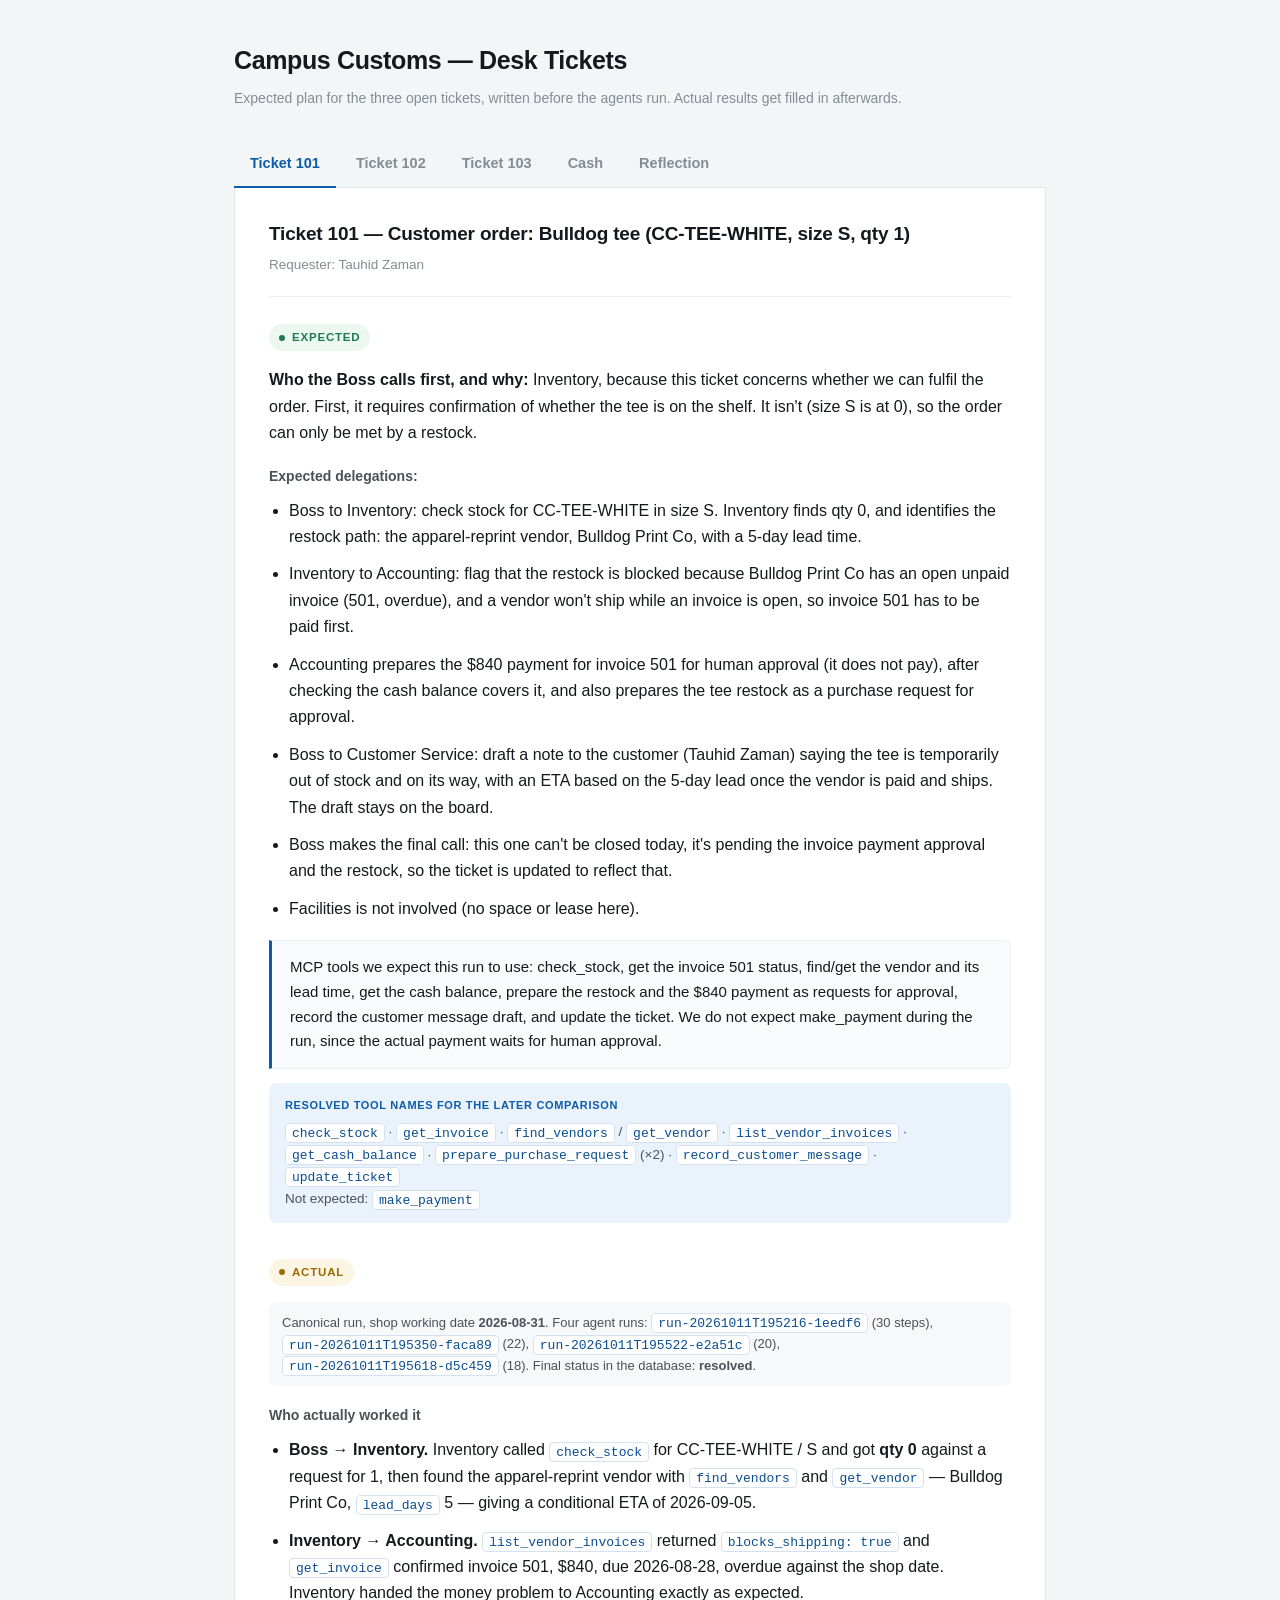
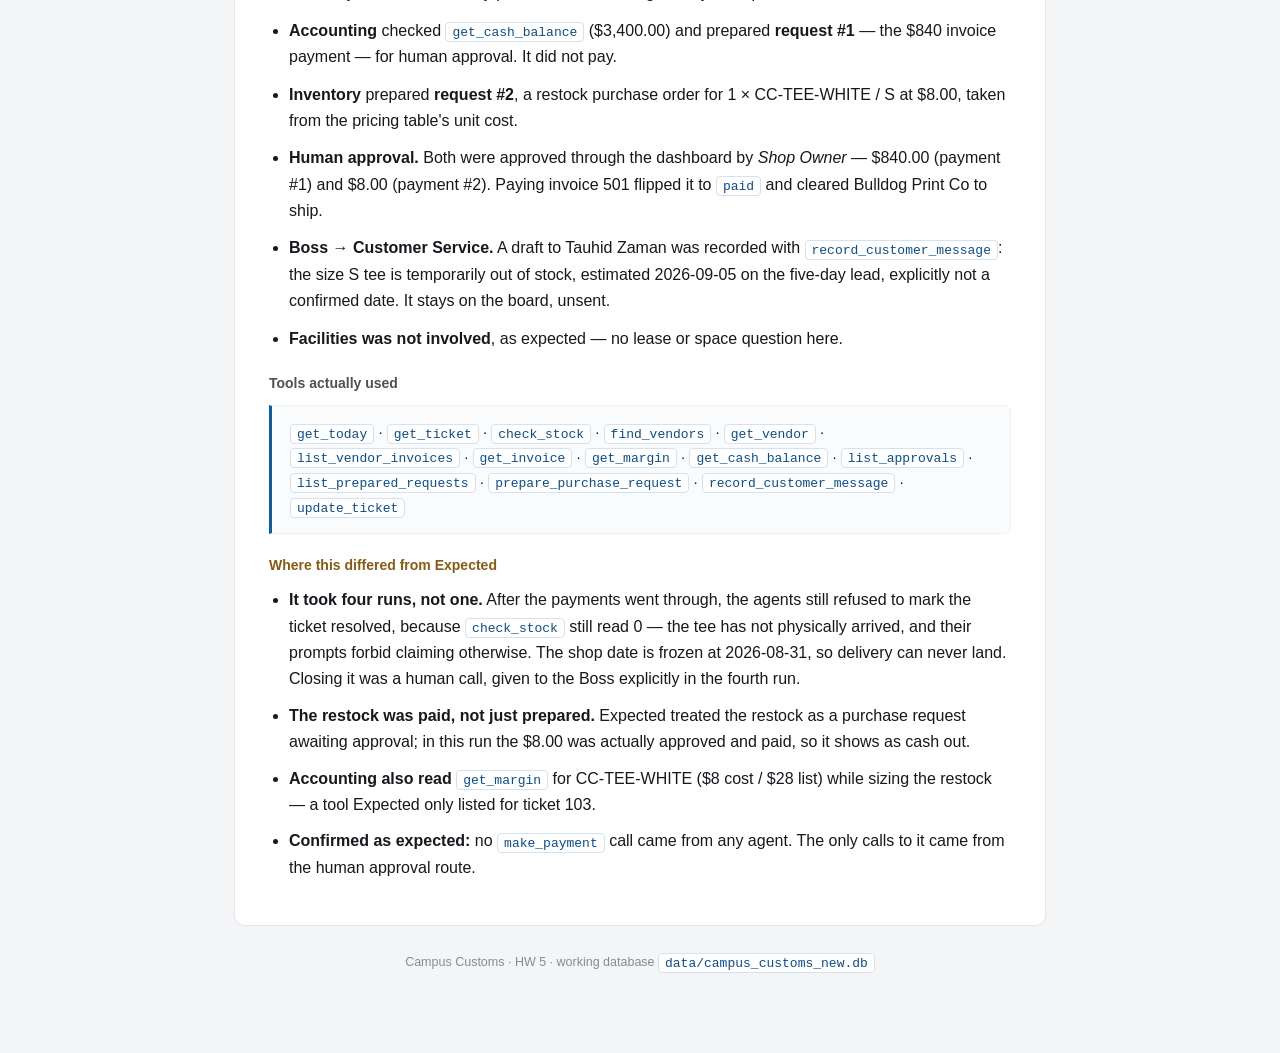
<file: output/desk_tickets.html>
<!DOCTYPE html>
<html lang="en">
<head>
<meta charset="utf-8">
<meta name="viewport" content="width=device-width, initial-scale=1">
<title>Campus Customs — Desk Tickets</title>
<style>
  :root {
    --ink:        #15181d;
    --ink-soft:   #4a5158;
    --ink-faint:  #848c94;
    --rule:       #e2e5e9;
    --rule-soft:  #eef0f3;
    --paper:      #ffffff;
    --shell:      #f4f5f7;
    --accent:     #0b5cab;
    --accent-bg:  #eaf2fb;
    --expect:     #1f7a4d;
    --expect-bg:  #ecf7f1;
    --pend:       #9a6b00;
    --pend-bg:    #fdf5e3;
  }

  * { box-sizing: border-box; }

  body {
    margin: 0;
    background: var(--shell);
    color: var(--ink);
    font: 16px/1.65 -apple-system, BlinkMacSystemFont, "Segoe UI", Helvetica, Arial, sans-serif;
    -webkit-font-smoothing: antialiased;
  }

  .wrap { max-width: 860px; margin: 0 auto; padding: 40px 24px 80px; }

  header { margin-bottom: 28px; }
  h1 {
    font-size: 25px; font-weight: 650; letter-spacing: -0.015em;
    margin: 0 0 6px;
  }
  .sub { color: var(--ink-faint); font-size: 14px; margin: 0; }

  /* ---- tabs ---- */
  .tabs {
    display: flex; gap: 4px; flex-wrap: wrap;
    border-bottom: 1px solid var(--rule);
    margin-bottom: 0;
    position: sticky; top: 0;
    background: var(--shell);
    padding-top: 4px;
    z-index: 5;
  }
  .tab {
    appearance: none; border: 0; background: transparent;
    font: inherit; font-size: 14.5px; font-weight: 550;
    color: var(--ink-faint);
    padding: 10px 16px; cursor: pointer;
    border-bottom: 2.5px solid transparent;
    margin-bottom: -1px;
    transition: color .12s, border-color .12s;
  }
  .tab:hover { color: var(--ink-soft); }
  .tab[aria-selected="true"] { color: var(--accent); border-bottom-color: var(--accent); }
  .tab:focus-visible { outline: 2px solid var(--accent); outline-offset: -2px; border-radius: 3px; }

  /* ---- panels ---- */
  .panel { display: none; animation: fade .18s ease-out; }
  .panel.on { display: block; }
  @keyframes fade { from { opacity: 0; transform: translateY(3px); } to { opacity: 1; transform: none; } }

  .card {
    background: var(--paper);
    border: 1px solid var(--rule);
    border-top: 0;
    border-radius: 0 0 10px 10px;
    padding: 30px 34px 34px;
  }

  .ticket-head { margin-bottom: 26px; padding-bottom: 20px; border-bottom: 1px solid var(--rule-soft); }
  .ticket-head h2 {
    font-size: 19px; font-weight: 640; margin: 0 0 4px; letter-spacing: -0.01em;
  }
  .ticket-head .meta { color: var(--ink-faint); font-size: 13.5px; }

  /* ---- section blocks ---- */
  .sec-label {
    display: inline-flex; align-items: center; gap: 7px;
    font-size: 11.5px; font-weight: 700; letter-spacing: 0.07em; text-transform: uppercase;
    padding: 4px 10px; border-radius: 20px;
    margin-bottom: 16px;
  }
  .sec-label.expected { color: var(--expect); background: var(--expect-bg); }
  .sec-label.actual   { color: var(--pend);   background: var(--pend-bg); }
  .dot { width: 6px; height: 6px; border-radius: 50%; background: currentColor; }

  section { margin-bottom: 34px; }
  section:last-child { margin-bottom: 0; }

  .lead { margin: 0 0 18px; }
  .lead strong { font-weight: 640; }

  h3 {
    font-size: 14px; font-weight: 650; margin: 0 0 10px;
    color: var(--ink-soft);
  }

  ul.deleg { margin: 0 0 18px; padding-left: 20px; }
  ul.deleg > li { margin-bottom: 11px; }
  ul.deleg ul { margin: 9px 0 0; padding-left: 20px; }
  ul.deleg ul > li { margin-bottom: 0; color: var(--ink-soft); }

  .tools {
    background: #fafbfc; border: 1px solid var(--rule-soft);
    border-left: 3px solid var(--accent);
    border-radius: 0 7px 7px 0;
    padding: 14px 18px; margin: 0;
    font-size: 15px;
  }

  /* ---- resolved tool names (scaffolding, not the user's text) ---- */
  .resolved {
    margin-top: 14px; padding: 13px 16px;
    background: var(--accent-bg); border-radius: 7px;
    font-size: 13.5px; color: var(--ink-soft);
  }
  .resolved .rt {
    font-size: 11px; font-weight: 700; letter-spacing: 0.06em; text-transform: uppercase;
    color: var(--accent); display: block; margin-bottom: 7px;
  }
  code {
    font: 500 13px/1.5 ui-monospace, SFMono-Regular, Menlo, Consolas, monospace;
    background: #fff; border: 1px solid #d4e1f0;
    padding: 1.5px 6px; border-radius: 4px; white-space: nowrap;
    color: #0a4d91;
  }
  .resolved .none { color: var(--ink-faint); }

  /* ---- actual placeholder ---- */
  .placeholder {
    border: 1.5px dashed #d2d7dd; border-radius: 9px;
    padding: 34px 26px; text-align: center;
    color: var(--ink-faint); background: #fcfcfd;
  }
  .placeholder .big { font-size: 15px; font-weight: 600; color: var(--ink-soft); margin-bottom: 5px; }
  .placeholder .small { font-size: 13.5px; }

  /* ---- coming later ---- */
  .later { text-align: center; padding: 70px 26px; }
  .later .icon {
    width: 40px; height: 40px; border-radius: 50%;
    background: var(--rule-soft); color: var(--ink-faint);
    display: inline-flex; align-items: center; justify-content: center;
    font-size: 19px; margin-bottom: 14px;
  }
  .later h2 { font-size: 17px; font-weight: 640; margin: 0 0 7px; }
  .later p { color: var(--ink-faint); margin: 0; font-size: 14.5px; }

  footer {
    margin-top: 26px; text-align: center;
    color: var(--ink-faint); font-size: 12.5px;
  }


  /* ---- actual sections ---- */
  .run-meta {
    font-size: 13px; color: var(--ink-soft); background: #f7f8fa;
    border-radius: 7px; padding: 10px 13px; margin: 0 0 18px;
  }
  .diff-h { color: #8a5a12; }
  ul.diff { margin: 0; padding-left: 20px; }
  ul.diff > li { margin-bottom: 10px; }
  .actual h3 { margin-top: 20px; }
  .actual h3:first-of-type { margin-top: 0; }


  /* ---- reflection ---- */
  section.qa { margin-bottom: 30px; }
  section.qa:last-child { margin-bottom: 0; }
  h3.q {
    font-size: 15px; font-weight: 700; color: var(--accent);
    margin: 0 0 12px; padding-bottom: 7px; border-bottom: 2px solid var(--accent-bg);
    line-height: 1.45;
  }
  section.qa p { margin: 0 0 13px; }
  section.qa p:last-child { margin-bottom: 0; }
  p.tally {
    background: #eef7f1; border-left: 3px solid var(--expect);
    padding: 11px 14px; border-radius: 0 7px 7px 0; font-size: 14px;
  }
  ol.qlist { margin: 0; padding-left: 22px; }
  ol.qlist > li { margin-bottom: 13px; padding-left: 4px; }
  ol.qlist > li:last-child { margin-bottom: 0; }

  /* ---- cash table ---- */
  table.cash { width: 100%; border-collapse: collapse; font-size: 13.5px; margin-bottom: 26px; }
  table.cash th {
    text-align: left; font-size: 10.5px; letter-spacing: .08em; text-transform: uppercase;
    color: var(--ink-faint); border-bottom: 2px solid var(--rule); padding: 7px 9px; font-weight: 800;
  }
  table.cash td { padding: 9px; border-bottom: 1px solid var(--rule-soft); vertical-align: top; }
  table.cash td.num { text-align: right; white-space: nowrap; font-variant-numeric: tabular-nums; }
  table.cash td.out { color: #b3451f; font-weight: 650; }
  table.cash tr.start td { background: #f4f7fb; }
  table.cash tr.grp td {
    background: #eef1f5; font-weight: 750; font-size: 12px; color: var(--yale, #00356b);
    letter-spacing: .01em; padding: 7px 9px;
  }
  table.cash tr.sub td { font-size: 12.5px; color: var(--ink-soft); font-style: italic; background: #fafbfc; }
  table.cash tr.none td { background: #fffaf0; }
  table.cash tfoot td {
    border-top: 2.5px solid var(--rule); border-bottom: 0; font-size: 15px;
    background: #f4f7fb; padding-top: 12px;
  }
  .check, .shortfall { padding: 15px 18px; border-radius: 9px; margin-bottom: 16px; }
  .check { background: #eef7ec; border: 1px solid #c3e0bd; }
  .shortfall { background: #fdf5e3; border: 1px solid #e6d3a3; }
  .check h3, .shortfall h3 { margin: 0 0 7px; font-size: 13.5px; }
  .check p, .shortfall p { margin: 0 0 9px; font-size: 13.5px; }
  .check p:last-child, .shortfall p:last-child { margin-bottom: 0; }
  .sum {
    font: 650 17px/1.5 ui-monospace, SFMono-Regular, Menlo, monospace;
    color: #1f5c38; background: #fff; padding: 10px 13px; border-radius: 7px;
    border: 1px solid #c3e0bd;
  }

  @media (max-width: 620px) {
    .wrap { padding: 26px 14px 60px; }
    .card { padding: 24px 20px 28px; }
    .tab { padding: 9px 11px; font-size: 13.5px; }
  }
</style>
</head>
<body>
<div class="wrap">

  <header>
    <h1>Campus Customs — Desk Tickets</h1>
    <p class="sub">Expected plan for the three open tickets, written before the agents run. Actual results get filled in afterwards.</p>
  </header>

  <div class="tabs" role="tablist" aria-label="Desk tickets">
    <button class="tab" role="tab" id="tab-101"  aria-controls="p-101"  aria-selected="true">Ticket 101</button>
    <button class="tab" role="tab" id="tab-102"  aria-controls="p-102"  aria-selected="false">Ticket 102</button>
    <button class="tab" role="tab" id="tab-103"  aria-controls="p-103"  aria-selected="false">Ticket 103</button>
    <button class="tab" role="tab" id="tab-cash" aria-controls="p-cash" aria-selected="false">Cash</button>
    <button class="tab" role="tab" id="tab-refl" aria-controls="p-refl" aria-selected="false">Reflection</button>
  </div>

  <!-- ============================ 101 ============================ -->
  <div class="panel on" id="p-101" role="tabpanel" aria-labelledby="tab-101">
    <div class="card">

      <div class="ticket-head">
        <h2>Ticket 101 — Customer order: Bulldog tee (CC-TEE-WHITE, size S, qty 1)</h2>
        <div class="meta">Requester: Tauhid Zaman</div>
      </div>

      <section>
        <span class="sec-label expected"><span class="dot"></span>Expected</span>

        <p class="lead"><strong>Who the Boss calls first, and why:</strong> Inventory, because this ticket concerns whether we can fulfil the order. First, it requires confirmation of whether the tee is on the shelf. It isn't (size S is at 0), so the order can only be met by a restock.</p>

        <h3>Expected delegations:</h3>
        <ul class="deleg">
          <li>Boss to Inventory: check stock for CC-TEE-WHITE in size S. Inventory finds qty 0, and identifies the restock path: the apparel-reprint vendor, Bulldog Print Co, with a 5-day lead time.</li>
          <li>Inventory to Accounting: flag that the restock is blocked because Bulldog Print Co has an open unpaid invoice (501, overdue), and a vendor won't ship while an invoice is open, so invoice 501 has to be paid first.</li>
          <li>Accounting prepares the $840 payment for invoice 501 for human approval (it does not pay), after checking the cash balance covers it, and also prepares the tee restock as a purchase request for approval.</li>
          <li>Boss to Customer Service: draft a note to the customer (Tauhid Zaman) saying the tee is temporarily out of stock and on its way, with an ETA based on the 5-day lead once the vendor is paid and ships. The draft stays on the board.</li>
          <li>Boss makes the final call: this one can't be closed today, it's pending the invoice payment approval and the restock, so the ticket is updated to reflect that.</li>
          <li>Facilities is not involved (no space or lease here).</li>
        </ul>

        <p class="tools">MCP tools we expect this run to use: check_stock, get the invoice 501 status, find/get the vendor and its lead time, get the cash balance, prepare the restock and the $840 payment as requests for approval, record the customer message draft, and update the ticket. We do not expect make_payment during the run, since the actual payment waits for human approval.</p>

        <div class="resolved">
          <span class="rt">Resolved tool names for the later comparison</span>
          <code>check_stock</code> · <code>get_invoice</code> · <code>find_vendors</code> / <code>get_vendor</code> · <code>list_vendor_invoices</code> · <code>get_cash_balance</code> · <code>prepare_purchase_request</code> (×2) · <code>record_customer_message</code> · <code>update_ticket</code><br>
          Not expected: <code>make_payment</code>
        </div>
      </section>

      <section>
        <span class="sec-label actual"><span class="dot"></span>Actual</span>
        <div class="actual">
          <p class="run-meta">Canonical run, shop working date <strong>2026-08-31</strong>. Four agent runs:
          <code>run-20261011T195216-1eedf6</code> (30 steps), <code>run-20261011T195350-faca89</code> (22),
          <code>run-20261011T195522-e2a51c</code> (20), <code>run-20261011T195618-d5c459</code> (18).
          Final status in the database: <strong>resolved</strong>.</p>

          <h3>Who actually worked it</h3>
          <ul class="deleg">
            <li><strong>Boss → Inventory.</strong> Inventory called <code>check_stock</code> for CC-TEE-WHITE / S and got <strong>qty 0</strong> against a request for 1, then found the apparel-reprint vendor with <code>find_vendors</code> and <code>get_vendor</code> — Bulldog Print Co, <code>lead_days</code> 5 — giving a conditional ETA of 2026-09-05.</li>
            <li><strong>Inventory → Accounting.</strong> <code>list_vendor_invoices</code> returned <code>blocks_shipping: true</code> and <code>get_invoice</code> confirmed invoice 501, $840, due 2026-08-28, overdue against the shop date. Inventory handed the money problem to Accounting exactly as expected.</li>
            <li><strong>Accounting</strong> checked <code>get_cash_balance</code> ($3,400.00) and prepared <strong>request #1</strong> — the $840 invoice payment — for human approval. It did not pay.</li>
            <li><strong>Inventory</strong> prepared <strong>request #2</strong>, a restock purchase order for 1 × CC-TEE-WHITE / S at $8.00, taken from the pricing table's unit cost.</li>
            <li><strong>Human approval.</strong> Both were approved through the dashboard by <em>Shop Owner</em> — $840.00 (payment #1) and $8.00 (payment #2). Paying invoice 501 flipped it to <code>paid</code> and cleared Bulldog Print Co to ship.</li>
            <li><strong>Boss → Customer Service.</strong> A draft to Tauhid Zaman was recorded with <code>record_customer_message</code>: the size S tee is temporarily out of stock, estimated 2026-09-05 on the five-day lead, explicitly not a confirmed date. It stays on the board, unsent.</li>
            <li><strong>Facilities was not involved</strong>, as expected — no lease or space question here.</li>
          </ul>

          <h3>Tools actually used</h3>
          <p class="tools"><code>get_today</code> · <code>get_ticket</code> · <code>check_stock</code> · <code>find_vendors</code> · <code>get_vendor</code> · <code>list_vendor_invoices</code> · <code>get_invoice</code> · <code>get_margin</code> · <code>get_cash_balance</code> · <code>list_approvals</code> · <code>list_prepared_requests</code> · <code>prepare_purchase_request</code> · <code>record_customer_message</code> · <code>update_ticket</code></p>

          <h3 class="diff-h">Where this differed from Expected</h3>
          <ul class="diff">
            <li><strong>It took four runs, not one.</strong> After the payments went through, the agents still refused to mark the ticket resolved, because <code>check_stock</code> still read 0 — the tee has not physically arrived, and their prompts forbid claiming otherwise. The shop date is frozen at 2026-08-31, so delivery can never land. Closing it was a human call, given to the Boss explicitly in the fourth run.</li>
            <li><strong>The restock was paid, not just prepared.</strong> Expected treated the restock as a purchase request awaiting approval; in this run the $8.00 was actually approved and paid, so it shows as cash out.</li>
            <li><strong>Accounting also read <code>get_margin</code></strong> for CC-TEE-WHITE ($8 cost / $28 list) while sizing the restock — a tool Expected only listed for ticket 103.</li>
            <li><strong>Confirmed as expected:</strong> no <code>make_payment</code> call came from any agent. The only calls to it came from the human approval route.</li>
          </ul>
        </div>
      </section>

    </div>
  </div>

  <!-- ============================ 102 ============================ -->
  <div class="panel" id="p-102" role="tabpanel" aria-labelledby="tab-102">
    <div class="card">

      <div class="ticket-head">
        <h2>Ticket 102 — Rent notice: lease 1 ($2,400, due 2026-09-02)</h2>
        <div class="meta">Requester: Elm City Properties</div>
      </div>

      <section>
        <span class="sec-label expected"><span class="dot"></span>Expected</span>

        <p class="lead"><strong>Who the Boss calls first, and why:</strong> Facilities, because rent and leases are its job. Nothing about this ticket touches stock or a customer, so it goes straight to the agent that owns the shop space.</p>

        <h3>Expected delegations:</h3>
        <ul class="deleg">
          <li>Boss to Facilities: look up lease 1 and confirm the rent amount ($2,400) and the due date (2026-09-02, which is soon).</li>
          <li>Facilities to Accounting: check the cash balance and prepare the $2,400 rent payment for human approval. Accounting prepares it, it does not pay.</li>
          <li>Boss makes the final call: the rent payment is prepared and waiting on approval, and the ticket is updated to say so.</li>
          <li>Inventory and Customer Service are not involved. It's an internal rent obligation, and the landlord is not a customer we draft a message to.</li>
        </ul>

        <p class="tools">MCP tools we expect this run to use: get the lease terms, get the cash balance, prepare the $2,400 rent payment as a request for approval, and update the ticket. We do not expect make_payment during the run, since it waits for human approval.</p>

        <div class="resolved">
          <span class="rt">Resolved tool names for the later comparison</span>
          <code>get_lease_terms</code> · <code>get_cash_balance</code> · <code>prepare_purchase_request</code> · <code>update_ticket</code><br>
          Not expected: <code>make_payment</code>
        </div>
      </section>

      <section>
        <span class="sec-label actual"><span class="dot"></span>Actual</span>
        <div class="actual">
          <p class="run-meta">Canonical run, shop working date <strong>2026-08-31</strong>. Three agent runs:
          <code>run-20261011T195706-157bb9</code> (13 steps), <code>run-20261011T195752-63886c</code> (19),
          <code>run-20261011T195826-278c5b</code> (4). Final status in the database: <strong>resolved</strong>.</p>

          <h3>Who actually worked it</h3>
          <ul class="deleg">
            <li><strong>Boss → Facilities.</strong> Facilities called <code>get_lease_terms</code> for lease 1 and confirmed the record itself rather than the landlord's email: <strong>$2,400.00</strong>, next due <strong>2026-09-02</strong> — two days after the shop date.</li>
            <li><strong>Facilities checked the money itself.</strong> It called <code>get_cash_balance</code> ($2,552.00 at that point, after ticket 101's payments) and <code>prepare_purchase_request</code> to raise <strong>request #3</strong>, the $2,400.00 rent payment, for human approval. It did not pay.</li>
            <li><strong>Human approval.</strong> Approved through the dashboard by <em>Shop Owner</em> for $2,400.00 (payment #3), taking checking from $2,552.00 to <strong>$152.00</strong>.</li>
            <li><strong>Boss</strong> then closed the ticket with <code>update_ticket</code>, recording the rent amount, the due date, the human approval and the remaining balance.</li>
            <li><strong>Inventory and Customer Service were not involved</strong>, as expected — an internal rent obligation, and the landlord is not a customer to draft to.</li>
          </ul>

          <h3>Tools actually used</h3>
          <p class="tools"><code>get_today</code> · <code>get_ticket</code> · <code>get_lease_terms</code> · <code>get_cash_balance</code> · <code>list_approvals</code> · <code>list_payments</code> · <code>list_prepared_requests</code> · <code>prepare_purchase_request</code> · <code>update_ticket</code></p>

          <h3 class="diff-h">Where this differed from Expected</h3>
          <ul class="diff">
            <li><strong>Accounting never touched this ticket.</strong> Expected had Facilities delegating to Accounting to check cash and prepare the payment. In practice Facilities owns the same two tools and did both itself, so the Boss → Facilities → Accounting chain never formed. The outcome is identical; the delegation is one hop shorter than predicted.</li>
            <li><strong>It took three runs.</strong> As with 101, the agents would not close the ticket on their own after payment; the third run was an explicit instruction to close it.</li>
            <li><strong>The Boss flagged a bookkeeping conflict.</strong> In the second run it noticed request #3 read <code>approved_and_paid</code> while its own details text still said "awaiting approval", and the balance had moved. It refused to proceed and asked for reconciliation rather than guessing — cautious behaviour worth recording, and exactly what you would want around money.</li>
            <li><strong>Confirmed as expected:</strong> no agent called <code>make_payment</code>; only the human approval route did.</li>
          </ul>
        </div>
      </section>

    </div>
  </div>

  <!-- ============================ 103 ============================ -->
  <div class="panel" id="p-103" role="tabpanel" aria-labelledby="tab-103">
    <div class="card">

      <div class="ticket-head">
        <h2>Ticket 103 — Price override: bulk hoodie discount (CC-HOOD-NAVY, 20 units)</h2>
        <div class="meta">Requester: Yale AI Club</div>
      </div>

      <section>
        <span class="sec-label expected"><span class="dot"></span>Expected</span>

        <p class="lead"><strong>Who the Boss calls first, and why:</strong> Accounting, because this is a price override and the real question is whether the margin can absorb a bulk discount. The margin headroom is what decides if a discount is even on the table, so Accounting leads.</p>

        <h3>Expected delegations:</h3>
        <ul class="deleg">
          <li>Boss to Accounting: check the margin on CC-HOOD-NAVY (cost $22, list $58, so $36 of room) and decide how much of a bulk discount a 20-unit order can take.</li>
          <li>Boss to Inventory: check stock for the hoodie. Only 8 of the 20 are on hand, short by 12, so Inventory works out the restock for the 12-unit gap through the apparel-reprint vendor (Bulldog Print Co, 5-day lead) and prepares it as a purchase request for approval.
            <ul>
              <li>Inventory should also notice this restock runs through the same vendor as ticket 101, so the same unpaid invoice 501 blocks it too, which means one payment approval unblocks both restocks.</li>
            </ul>
          </li>
          <li>Boss to Customer Service: draft a message to the Yale AI Club with the discounted bulk price and an ETA for the 12 units that need restocking. The draft stays on the board.</li>
          <li>Boss makes the final call: approve a discount that stays within the margin, note the "8 now, 12 on restock" plan, and update the ticket.</li>
          <li>Facilities is not involved (no lease), and no payment is prepared specifically for this ticket beyond the shared restock, which rides on the same invoice 501 payment as 101.</li>
        </ul>

        <p class="tools">MCP tools we expect this run to use: get the margin, check stock, find/get the apparel vendor and its lead time, check the invoice 501 status to see the shared block, prepare the 12-unit restock as a request for approval, record the customer quote-and-ETA draft, and update the ticket.</p>

        <div class="resolved">
          <span class="rt">Resolved tool names for the later comparison</span>
          <code>get_margin</code> · <code>check_stock</code> · <code>find_vendors</code> / <code>get_vendor</code> · <code>get_invoice</code> · <code>list_vendor_invoices</code> · <code>prepare_purchase_request</code> · <code>record_customer_message</code> · <code>update_ticket</code><br>
          Not expected: <code>make_payment</code>
        </div>
      </section>

      <section>
        <span class="sec-label actual"><span class="dot"></span>Actual</span>
        <div class="actual">
          <p class="run-meta">Canonical run, shop working date <strong>2026-08-31</strong>. Two agent runs:
          <code>run-20261011T195900-24e409</code> (10 steps) and <code>run-20261011T195953-671771</code> (79 steps,
          the largest of the whole session). Final status in the database: <strong>resolved</strong>.</p>

          <h3>Who actually worked it</h3>
          <ul class="deleg">
            <li><strong>Boss → Accounting</strong> (first run). <code>get_margin</code> returned unit cost $22.00, list $58.00, margin $36.00 (62.1%). Accounting refused to quote a figure because the club had never named a target price, and the run stopped there with the ticket left <code>in_progress</code>.</li>
            <li><strong>Boss → Accounting</strong> (second run) with authority to set the price. The quote came out at <strong>$50.00 per hoodie, $1,000.00 for 20</strong> — $28.00 margin a unit, $560.00 across the order, comfortably above the $22.00 cost floor.</li>
            <li><strong>Boss → Inventory.</strong> <code>check_stock</code> gave <strong>8 on hand</strong> of CC-HOOD-NAVY / M against 20 requested — short 12. Inventory prepared <strong>request #4</strong>: 12 units at $22.00 = <strong>$264.00</strong>, from Bulldog Print Co, five-day lead, conditional ETA 2026-09-05.</li>
            <li><strong>Boss → Customer Service</strong>, twice. Drafts #2 and #3 to Yale AI Club were recorded with the $50 price, the $1,000 total, "8 now, 12 on restock", and the conditional date. Both stay on the board, unsent. Customer Service also delegated back to the Boss once — the only reverse delegation in the whole session, and proof the graph really is fully connected.</li>
            <li><strong>Facilities was not involved</strong>, as expected.</li>
          </ul>

          <h3>Tools actually used</h3>
          <p class="tools"><code>get_today</code> · <code>get_ticket</code> · <code>list_open_tickets</code> · <code>get_margin</code> · <code>check_stock</code> · <code>find_vendors</code> · <code>get_vendor</code> · <code>list_vendor_invoices</code> · <code>get_cash_balance</code> · <code>list_approvals</code> · <code>list_prepared_requests</code> · <code>list_message_drafts</code> · <code>prepare_purchase_request</code> · <code>record_customer_message</code> · <code>update_ticket</code></p>

          <h3 class="diff-h">Where this differed from Expected</h3>
          <ul class="diff">
            <li><strong>The shared invoice-501 block never appeared.</strong> Expected had Inventory noticing that the same unpaid invoice blocked this restock too, so one approval would unblock both. By the time 103 ran, ticket 101 had already paid invoice 501, so <code>list_vendor_invoices</code> returned <code>blocks_shipping: false</code> and Bulldog Print Co was already clear. The prediction was right about the shop; it was just overtaken by the order the tickets were worked in.</li>
            <li><strong>The restock could not be funded, and this is the one thing that did not resolve cleanly.</strong> Request #4 costs $264.00 and the drawer held $152.00 — <strong>$112.00 short</strong>. It is still <code>awaiting_approval</code> and was deliberately never approved, because <code>make_payment</code> would have refused it anyway. The ticket is resolved on the pricing question; the 12 units are not secured.</li>
            <li><strong>It took two runs</strong>, the first stalling for want of a target price.</li>
            <li><strong>Two customer drafts exist, not one.</strong> The Boss sent Customer Service back a second time, so Yale AI Club has drafts #2 and #3 saying substantially the same thing.</li>
          </ul>
        </div>
      </section>

    </div>
  </div>

  <!-- ============================ Cash ============================ -->
  <div class="panel" id="p-cash" role="tabpanel" aria-labelledby="tab-cash">
    <div class="card">
      <div class="ticket-head">
        <h2>Cash — the canonical run</h2>
        <div class="meta">Checking account · shop working date 2026-08-31 · every figure read from
          <code>data/campus_customs_new.db</code></div>
      </div>

      <table class="cash">
        <thead>
          <tr><th>#</th><th>What</th><th class="num">Out</th><th class="num">Balance</th></tr>
        </thead>
        <tbody>
          <tr class="start">
            <td>—</td>
            <td><strong>Starting balance</strong>, straight after the reset to the pristine database</td>
            <td class="num">—</td>
            <td class="num"><strong>$3,400.00</strong></td>
          </tr>

          <tr class="grp"><td colspan="4">Ticket 101 — Bulldog tee (CC-TEE-WHITE / S × 1)</td></tr>
          <tr>
            <td>1</td>
            <td><strong>Invoice 501 paid</strong> — $840.00 owed to Bulldog Print Co, due 2026-08-28 and
              overdue. Approved by <em>Shop Owner</em>. This is what unblocked the vendor: the invoice
              flipped to <code>paid</code> and <code>blocks_shipping</code> went false.</td>
            <td class="num out">−$840.00</td>
            <td class="num">$2,560.00</td>
          </tr>
          <tr>
            <td>2</td>
            <td><strong>Restock purchase order</strong> — 1 × CC-TEE-WHITE / S at the $8.00 unit cost.
              Approved by <em>Shop Owner</em>.</td>
            <td class="num out">−$8.00</td>
            <td class="num">$2,552.00</td>
          </tr>
          <tr class="sub"><td></td><td>Ticket 101 total</td><td class="num out">−$848.00</td><td class="num">$2,552.00</td></tr>

          <tr class="grp"><td colspan="4">Ticket 102 — Rent notice (lease 1)</td></tr>
          <tr>
            <td>3</td>
            <td><strong>Rent paid</strong> — $2,400.00 for lease 1, Chapel Street shop, due 2026-09-02,
              taken from the lease record rather than the landlord's email. Approved by <em>Shop Owner</em>.</td>
            <td class="num out">−$2,400.00</td>
            <td class="num">$152.00</td>
          </tr>
          <tr class="sub"><td></td><td>Ticket 102 total</td><td class="num out">−$2,400.00</td><td class="num">$152.00</td></tr>

          <tr class="grp"><td colspan="4">Ticket 103 — Bulk hoodie discount (CC-HOOD-NAVY / M × 20)</td></tr>
          <tr class="none">
            <td>—</td>
            <td><strong>No cash moved.</strong> The discount itself is a pricing decision, not a payment —
              quoted at $50.00 a hoodie, $1,000.00 for 20. The one cash item this ticket raised was restock
              request #4, 12 units at $22.00 = <strong>$264.00</strong>, and the drawer only held $152.00.
              It is <strong>$112.00 short</strong>, so the request was never approved and still reads
              <code>awaiting_approval</code>. <code>make_payment</code> would have refused it: balances
              never go negative.</td>
            <td class="num">$0.00</td>
            <td class="num">$152.00</td>
          </tr>
          <tr class="sub"><td></td><td>Ticket 103 total</td><td class="num">$0.00</td><td class="num">$152.00</td></tr>
        </tbody>
        <tfoot>
          <tr>
            <td>—</td>
            <td><strong>Ending balance</strong></td>
            <td class="num out"><strong>−$3,248.00</strong></td>
            <td class="num"><strong>$152.00</strong></td>
          </tr>
        </tfoot>
      </table>

      <div class="check">
        <h3>The arithmetic, checked</h3>
        <p class="sum">$3,400.00 − $840.00 − $8.00 − $2,400.00 = <strong>$152.00</strong></p>
        <p>Three payments were made, totalling <strong>$3,248.00</strong>. Reading
          <code>cash_accounts.balance</code> back out of the working database gives
          <strong>152.0</strong>, which matches the ending balance above exactly. The
          <code>payments</code> table holds exactly those three rows and no others, each carrying
          <code>approved_by = "Shop Owner"</code>.</p>
      </div>

      <div class="shortfall">
        <h3>Why the money did not stretch</h3>
        <p>Everything the three tickets asked for came to
          <strong>$840.00 + $8.00 + $2,400.00 + $264.00 = $3,512.00</strong>, against an opening balance
          of $3,400.00 — <strong>$112.00 more than the shop had</strong>. No ordering of those four items
          fits inside $3,400.00, so something had to give.</p>
        <p>What gave was the 12-hoodie restock, and that was the right thing to drop. The overdue invoice
          had to be paid because it was blocking the vendor from shipping at all; the rent was due in two
          days and is not optional; the tee restock was $8.00. The hoodie restock was both the largest
          discretionary item and the least urgent — the club's quote still went out, with eight hoodies
          available now and the remaining twelve honestly marked as not yet secured.</p>
      </div>
    </div>
  </div>

  <!-- ========================= Reflection ========================= -->
  <div class="panel" id="p-refl" role="tabpanel" aria-labelledby="tab-refl">
    <div class="card">
      <div class="ticket-head">
        <h2>Reflection</h2>
        <div class="meta">Looking back at the canonical run — three tickets, $3,400.00 in,
          $152.00 out.</div>
      </div>

      <section class="qa">
        <h3 class="q">Q1. How did the agents perform on each ticket, and why?</h3>
        <p>Ticket 101 went well. It took 4 runs and closed resolved. The Boss called Inventory first, which was right, because the whole question was whether we had the white tee in small. Inventory ran check_stock and got 0 for CC-TEE-WHITE/S, so it handed off to Accounting, which found invoice 501 ($840, due 2026-08-28, already overdue) sitting in front of Bulldog Print Co, our restock vendor on a 5 day lead. Accounting also pulled get_margin even though nothing on 101 needed margin, so a little extra, but harmless. The team paid the overdue invoice plus a small $8 tee restock, and Customer Service drafted a reply to Tauhid Zaman. Facilities never got pulled in, which is correct since nothing about 101 was a building problem. The one honest flaw: stock stayed at 0 the whole time because our date is frozen at 2026-08-31 and the restock can't physically arrive, so the team couldn't close it on its own. It needed a human instruction to call it resolved.</p>
        <p>Ticket 102 was the cleanest run. 3 runs, resolved, and the Boss went straight to Facilities and nowhere else. Facilities did the cash check and the payment prep itself, so Accounting never touched this one, which is actually one hop shorter than we planned and totally fine. Best moment of the whole homework: the Boss caught a bookkeeping conflict (request #3 was marked approved_and_paid but the details said awaiting approval) and refused to move until it was reconciled. That is exactly the kind of thing you want an agent to stop on instead of blindly paying $2,400 of rent twice.</p>
        <p>Ticket 103 was the messiest, which makes sense because it was the hardest. 2 runs, and the second run hit 79 steps, the biggest single run of the three tickets. The first run actually stalled waiting for a target price before it could do anything useful, which was fair since the whole ticket was a pricing question. Once it had the numbers ($50/hoodie, $1,000 for 20, $28 margin a unit) it resolved the pricing cleanly. Where it hit a wall was the restock: check_stock showed 8 of 20 in stock, short 12, and the 12 unit restock came to $264, but we only had $152 left. So request #4 stayed awaiting_approval, never got approved, and those 12 units are flagged "not secured." That's not the agent failing, that's the agent correctly refusing to spend money we don't have. Customer Service also drafted two replies to the Yale AI Club here, and at one point delegated back up to the Boss, the only reverse delegation in all three tickets, which is nice because it proves the team really is fully connected both directions.</p>
      </section>

      <section class="qa">
        <h3 class="q">Q2. How did the Actual runs compare to the Expected plan on each ticket?</h3>
        <p>101 matched the plan closely. We expected Boss to Inventory to Accounting, and that's what happened. The two surprises were small: Accounting read get_margin when we hadn't expected margin to matter on 101, and the ticket couldn't self close because of the frozen date, so a human had to tell it to resolve. Neither broke the plan.</p>
        <p>102 came in shorter than planned. We expected Facilities to loop in Accounting for the money side, but Facilities handled the cash check and payment prep on its own and Accounting never got involved. So one fewer hop than Expected, and the result was still correct. The bookkeeping conflict catch wasn't something we scripted either, it just came out of the agent doing its job.</p>
        <p>103 was the biggest gap between Expected and Actual, but mostly in effort, not direction. We expected a pricing analysis plus a restock, and that's what it attempted. What we didn't predict was the 79 step second run and the first run stalling for a price. We also assumed the invoice 501 block might show up again, but it didn't, because 101 had already paid 501 off, so by the time 103 ran, 501's blocks_shipping was false. And the restock we planned for simply couldn't complete because the cash wasn't there ($152 against a $264 need, short $112).</p>
        <p class="tally">Across all three: cash reconciled exactly. Start $3,400, minus $848 on 101, minus $2,400 on 102, $0 on 103, ending at $152, which matches cash_accounts. Three payments, all approved by the Shop Owner, and no agent called make_payment itself on any of these runs, which was the whole point of the approval gate.</p>
      </section>

      <section class="qa">
        <h3 class="q">Q3. What would have been simpler as a single agent with tools, and why?</h3>
        <p>Ticket 102 is the clearest case. It was really one job: check we had the cash, then pay the $2,400 rent. The Boss ended up delegating to Facilities, and Facilities then did the cash check and payment prep by itself anyway, so the "team" was basically one agent wearing a Boss hat for a second. A single agent with check_cash, a payment prep tool, and the approval step would have done the exact same work with none of the handoff overhead, and it still would have caught the bookkeeping conflict because that came from reading the data, not from having five agents.</p>
        <p>You can see the cost of the multi agent setup in two places. On 103, Customer Service drafted two separate replies to the Yale AI Club, which is the kind of duplication you get when work is spread across agents instead of one agent tracking what it already said. And we had to give the Boss a bigger budget (28 model requests and 40 tool calls) than the specialists (14 and 20) just to keep the coordination from running out, which is overhead that a single tool using agent wouldn't need at all. For straightforward money errands like 102, one agent with tools is simpler and cheaper.</p>
      </section>

      <section class="qa">
        <h3 class="q">Q4. Three new problems Campus Customs could hit that THIS team could already solve with the tools we built:</h3>
        <ol class="qlist">
          <li>A vendor invoice comes due and threatens to block a restock. We literally did this on 101 with invoice 501. Accounting can pull the invoice, check it against cash, and the team can route it through the human approval gate and pay it, same path we already ran.</li>
          <li>Rent or a recurring bill needs paying and we need to confirm we can afford it first. This is 102 almost exactly. Facilities or Accounting runs check_cash, preps the payment, and the Shop Owner approves it, with the no negative balance guard making sure we don't overdraw.</li>
          <li>A customer asks whether an item is in stock and when they can get it. Inventory runs check_stock, Accounting can check the restock lead time and cost, and Customer Service drafts the reply, which is the 101 and 103 pattern combined. The team can already price it, check availability, and write the customer back.</li>
        </ol>
      </section>

      <section class="qa">
        <h3 class="q">Q5. Three new problems it could NOT solve, and what tools or agents we'd need to add:</h3>
        <ol class="qlist">
          <li>Actually receiving a restock shipment. Right now the white tee on 101 can never be fulfilled, because our date is frozen at 2026-08-31 and nothing we order can physically arrive. We'd need a receive_shipment tool that marks stock as received, plus some way to advance the clock, so a restock actually lands instead of leaving stock at 0 forever.</li>
          <li>Knowing whether the shop is actually making money. We have get_margin per item, but there's no record of sales, so the team can't answer "are we profitable this month" or "can we afford the hoodie restock out of recent revenue." On 103 the restock died because we only had $152 and no incoming cash. We'd need a sales table and a Finance agent that reads revenue over time, not just the current cash drawer.</li>
          <li>Comparing vendor quotes before we buy. On 103 we were short $112 on 12 hoodie units at $22 each, and we had no way to see if another vendor could do it cheaper. We only ever look at Bulldog Print Co. We'd need a Procurement agent plus a get_quotes tool that pulls prices from multiple vendors so the team can pick the cheapest option instead of taking the one lead time and price we happen to have.</li>
        </ol>
      </section>
    </div>
  </div>

  <footer>Campus Customs · HW 5 · working database <code>data/campus_customs_new.db</code></footer>

</div>

<script>
  (function () {
    var tabs = Array.prototype.slice.call(document.querySelectorAll('.tab'));

    function show(tab) {
      tabs.forEach(function (t) {
        var on = t === tab;
        t.setAttribute('aria-selected', on ? 'true' : 'false');
        document.getElementById(t.getAttribute('aria-controls')).classList.toggle('on', on);
      });
    }

    tabs.forEach(function (tab, i) {
      tab.addEventListener('click', function () { show(tab); });
      tab.addEventListener('keydown', function (e) {
        var next = null;
        if (e.key === 'ArrowRight') next = tabs[(i + 1) % tabs.length];
        if (e.key === 'ArrowLeft')  next = tabs[(i - 1 + tabs.length) % tabs.length];
        if (e.key === 'Home')       next = tabs[0];
        if (e.key === 'End')        next = tabs[tabs.length - 1];
        if (next) { e.preventDefault(); next.focus(); show(next); }
      });
    });
  })();
</script>

</body>
</html>
</file>
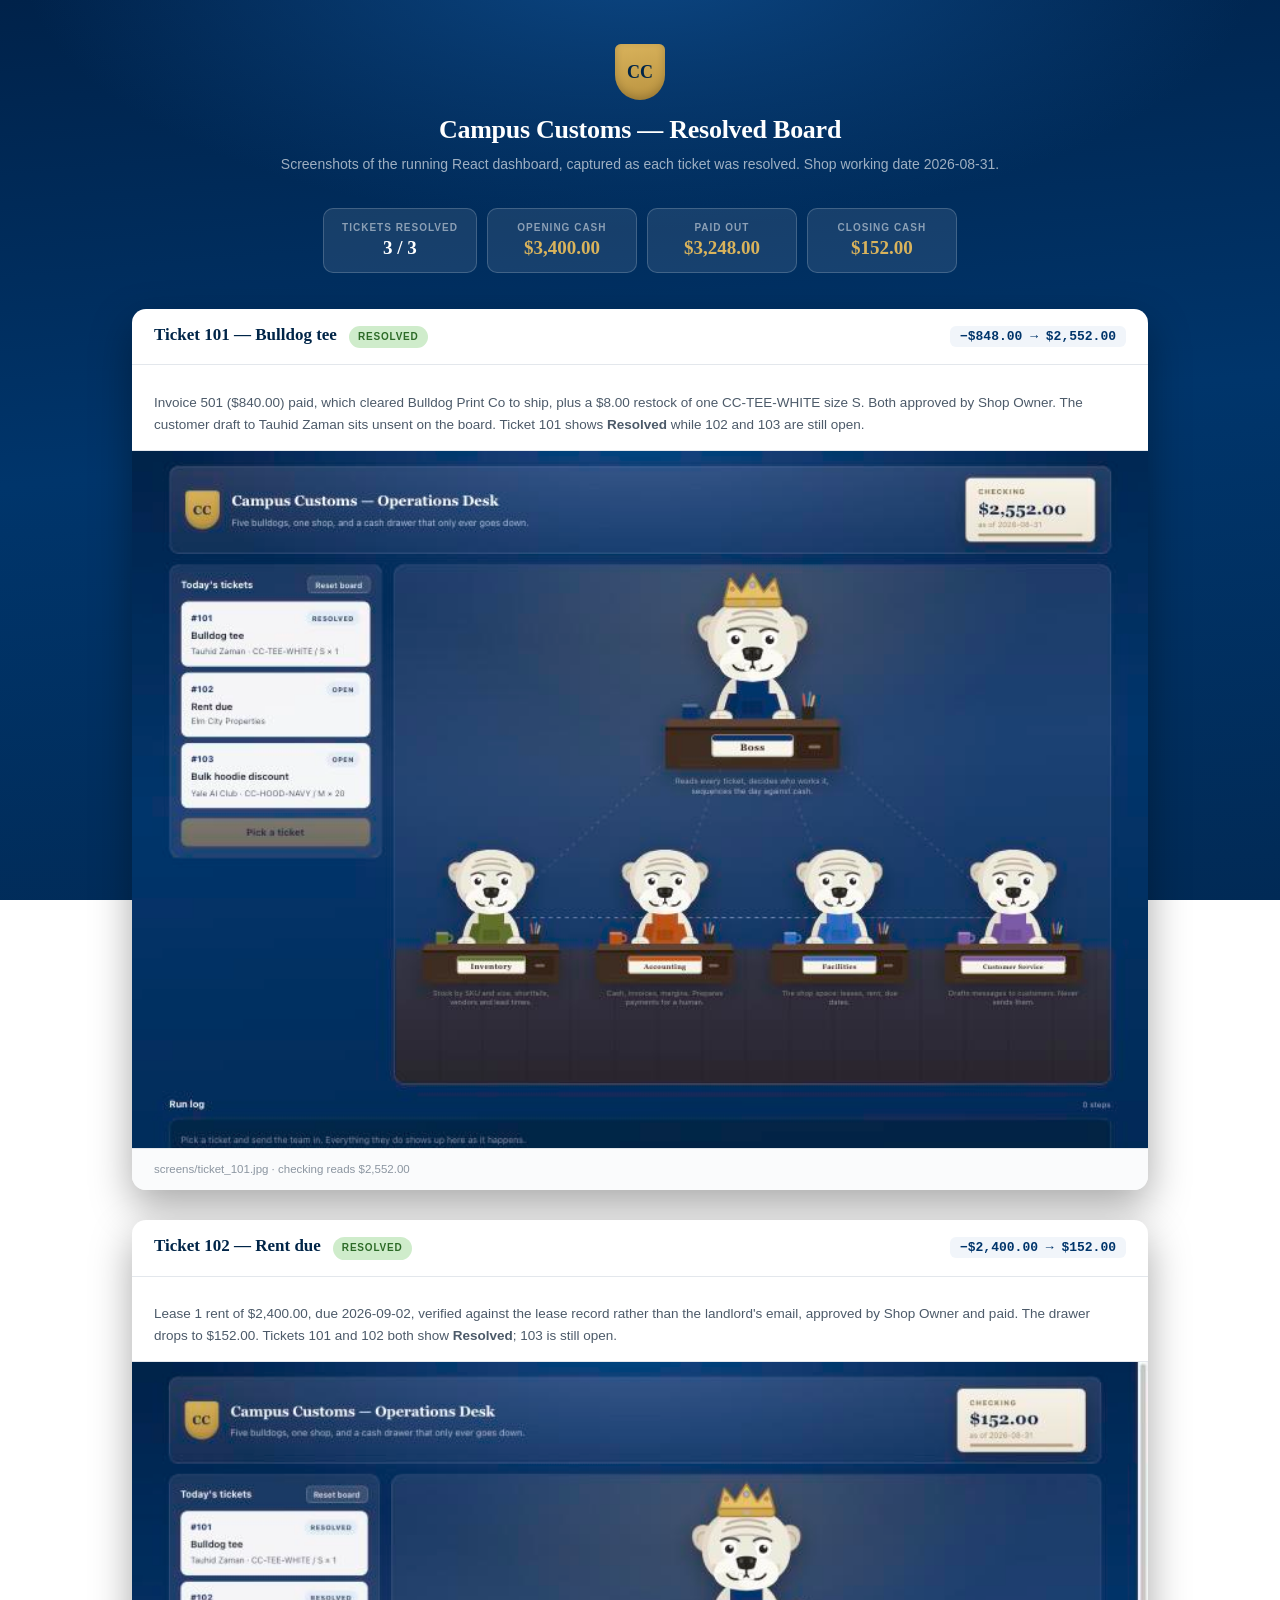
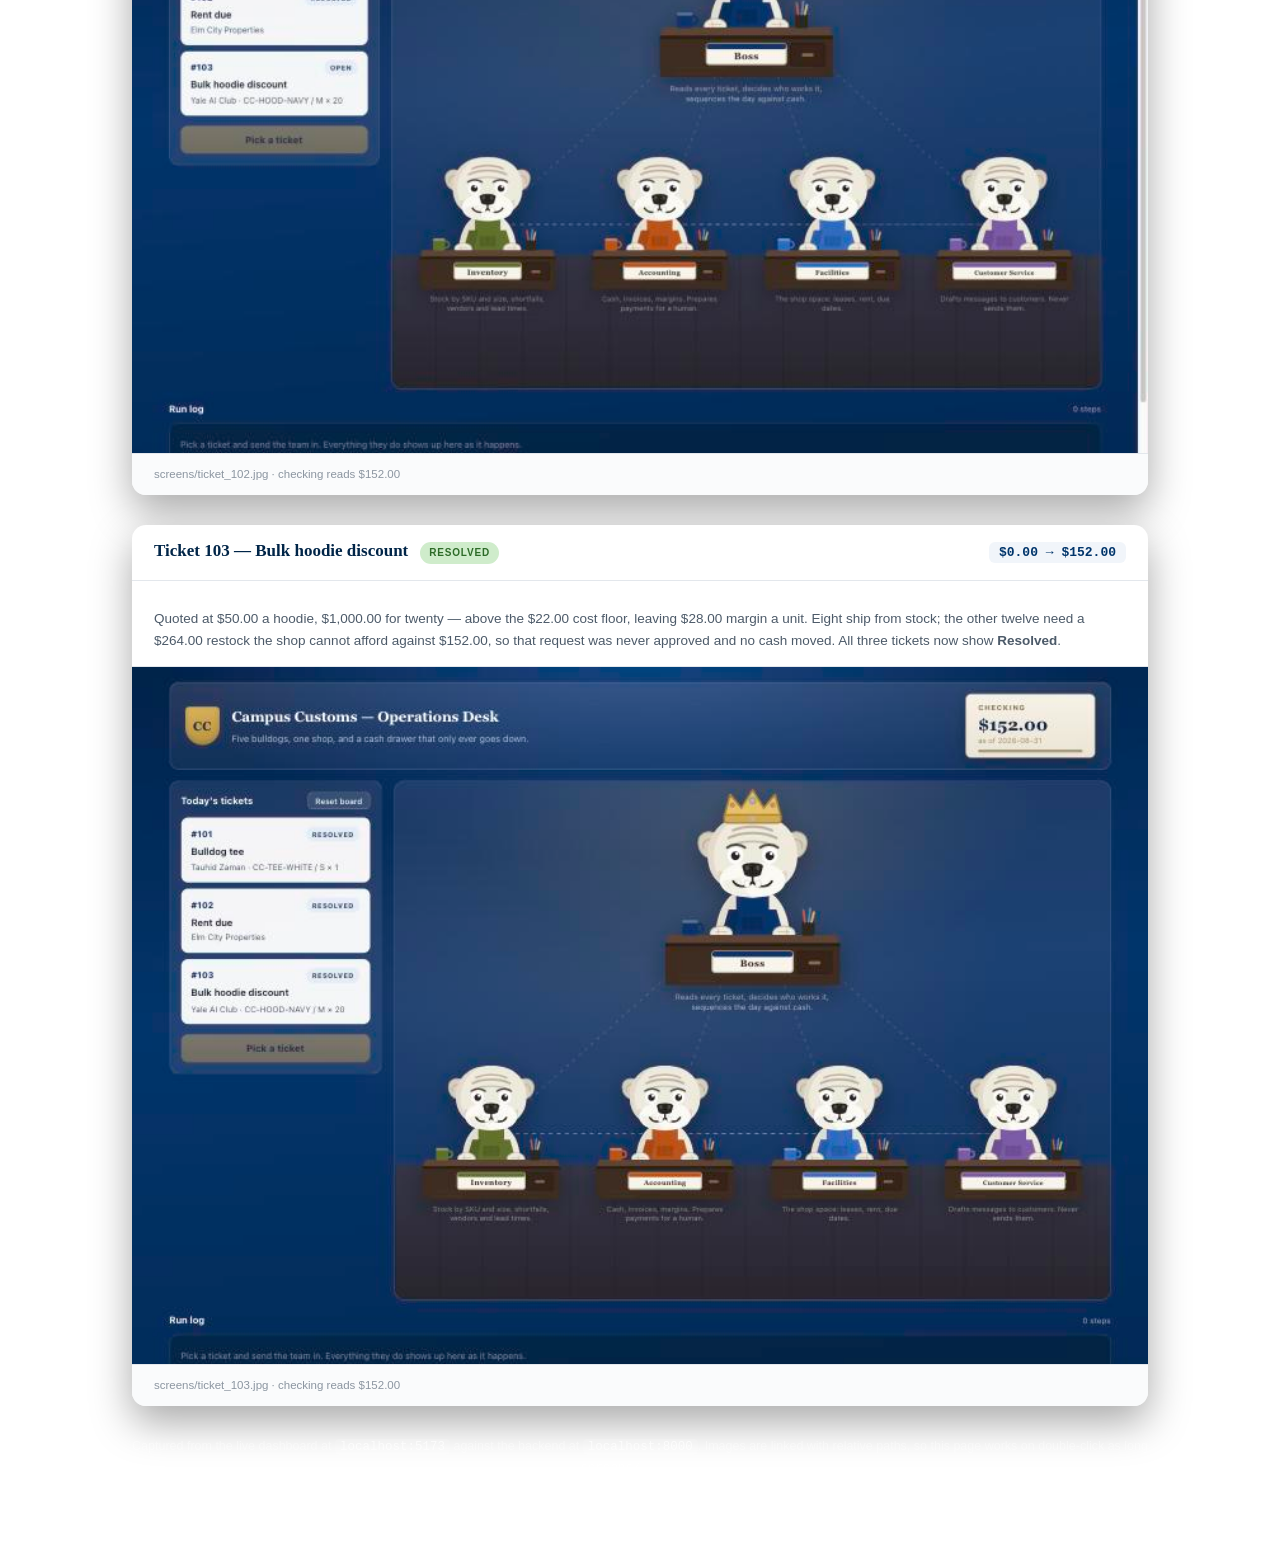
<file: output/resolved_board.html>
<!DOCTYPE html>
<html lang="en">
<head>
<meta charset="utf-8">
<meta name="viewport" content="width=device-width, initial-scale=1">
<title>Campus Customs — Resolved Board</title>
<style>
  :root {
    --yale: #00356b;
    --yale-deep: #002548;
    --gold: #d9b35c;
    --ink: #17202b;
    --ink-soft: #4c5a69;
    --ink-faint: #8b95a0;
    --paper: #ffffff;
    --rule: #e3e7ec;
  }
  * { box-sizing: border-box; }
  body {
    margin: 0;
    background:
      radial-gradient(1000px 440px at 50% -5%, #0c4784 0%, transparent 62%),
      linear-gradient(175deg, #00224a 0%, #00356b 48%, #012a56 100%);
    background-attachment: fixed;
    color: var(--ink);
    font: 15px/1.65 -apple-system, BlinkMacSystemFont, "Segoe UI", Helvetica, Arial, sans-serif;
    -webkit-font-smoothing: antialiased;
    min-height: 100vh;
  }
  .wrap { max-width: 1060px; margin: 0 auto; padding: 44px 22px 80px; }

  header { text-align: center; margin-bottom: 32px; }
  .crest {
    width: 50px; height: 56px; margin: 0 auto 14px;
    background: linear-gradient(170deg, var(--gold), #b9923f);
    border-radius: 6px 6px 26px 26px;
    display: grid; place-items: center;
    color: var(--yale-deep); font: 800 18px Georgia, serif;
    box-shadow: inset 0 -3px 8px rgba(0,0,0,.2);
  }
  h1 {
    margin: 0 0 6px; color: #fff; font: 700 26px/1.25 Georgia, "Times New Roman", serif;
    letter-spacing: -.01em;
  }
  .sub { margin: 0; color: rgba(255,255,255,.62); font-size: 14px; }

  .summary {
    display: flex; flex-wrap: wrap; gap: 10px; justify-content: center;
    margin: 22px 0 36px;
  }
  .stat {
    background: rgba(255,255,255,.09); border: 1px solid rgba(255,255,255,.18);
    border-radius: 10px; padding: 11px 18px; min-width: 150px; text-align: center;
  }
  .stat .k {
    font-size: 10px; font-weight: 800; letter-spacing: .1em; text-transform: uppercase;
    color: rgba(255,255,255,.5);
  }
  .stat .v {
    font: 700 19px/1.3 Georgia, serif; color: #fff; font-variant-numeric: tabular-nums;
  }
  .stat.money .v { color: var(--gold); }

  .shot {
    background: var(--paper); border-radius: 14px; overflow: hidden;
    margin-bottom: 30px; box-shadow: 0 16px 40px rgba(0,0,0,.34);
  }
  .shot-head {
    padding: 16px 22px; border-bottom: 1px solid var(--rule);
    display: flex; align-items: baseline; gap: 12px; flex-wrap: wrap;
  }
  .shot-head h2 {
    margin: 0; font: 700 17px Georgia, serif; color: var(--yale-deep);
  }
  .badge {
    font-size: 10px; font-weight: 800; letter-spacing: .08em; text-transform: uppercase;
    padding: 3px 9px; border-radius: 20px; background: #cfeccb; color: #2d6b28;
  }
  .cash-chip {
    margin-left: auto; font: 650 13px ui-monospace, Menlo, monospace;
    background: #f1f5fa; color: var(--yale); padding: 3px 10px; border-radius: 6px;
    white-space: nowrap;
  }
  .shot-note { padding: 13px 22px 0; font-size: 13.5px; color: var(--ink-soft); }
  .shot img {
    display: block; width: 100%; height: auto; margin-top: 13px;
    border-top: 1px solid var(--rule);
  }
  .shot-foot {
    padding: 11px 22px; font-size: 11.5px; color: var(--ink-faint);
    border-top: 1px solid var(--rule); background: #fafbfc;
  }
  code {
    font: 500 12.5px ui-monospace, SFMono-Regular, Menlo, monospace;
    background: #eef2f7; color: #0a4d91; padding: 1px 5px; border-radius: 4px;
  }
  footer {
    margin-top: 10px; text-align: center; color: rgba(255,255,255,.45); font-size: 12.5px;
  }
  footer code { background: rgba(255,255,255,.1); color: rgba(255,255,255,.72); }
</style>
</head>
<body>
<div class="wrap">

  <header>
    <div class="crest">CC</div>
    <h1>Campus Customs — Resolved Board</h1>
    <p class="sub">
      Screenshots of the running React dashboard, captured as each ticket was resolved.
      Shop working date 2026-08-31.
    </p>
  </header>

  <div class="summary">
    <div class="stat"><div class="k">Tickets resolved</div><div class="v">3 / 3</div></div>
    <div class="stat money"><div class="k">Opening cash</div><div class="v">$3,400.00</div></div>
    <div class="stat money"><div class="k">Paid out</div><div class="v">$3,248.00</div></div>
    <div class="stat money"><div class="k">Closing cash</div><div class="v">$152.00</div></div>
  </div>

  <div class="shot">
    <div class="shot-head">
      <h2>Ticket 101 — Bulldog tee</h2>
      <span class="badge">Resolved</span>
      <span class="cash-chip">−$848.00 → $2,552.00</span>
    </div>
    <p class="shot-note">
      Invoice 501 ($840.00) paid, which cleared Bulldog Print Co to ship, plus a $8.00 restock of one
      CC-TEE-WHITE size S. Both approved by Shop Owner. The customer draft to Tauhid Zaman sits unsent
      on the board. Ticket 101 shows <strong>Resolved</strong> while 102 and 103 are still open.
    </p>
    <img src="screens/ticket_101.jpg" alt="The dashboard with ticket 101 resolved and the checking balance at $2,552.00">
    <div class="shot-foot">screens/ticket_101.jpg · checking reads $2,552.00</div>
  </div>

  <div class="shot">
    <div class="shot-head">
      <h2>Ticket 102 — Rent due</h2>
      <span class="badge">Resolved</span>
      <span class="cash-chip">−$2,400.00 → $152.00</span>
    </div>
    <p class="shot-note">
      Lease 1 rent of $2,400.00, due 2026-09-02, verified against the lease record rather than the
      landlord's email, approved by Shop Owner and paid. The drawer drops to $152.00. Tickets 101 and
      102 both show <strong>Resolved</strong>; 103 is still open.
    </p>
    <img src="screens/ticket_102.jpg" alt="The dashboard with tickets 101 and 102 resolved and the checking balance at $152.00">
    <div class="shot-foot">screens/ticket_102.jpg · checking reads $152.00</div>
  </div>

  <div class="shot">
    <div class="shot-head">
      <h2>Ticket 103 — Bulk hoodie discount</h2>
      <span class="badge">Resolved</span>
      <span class="cash-chip">$0.00 → $152.00</span>
    </div>
    <p class="shot-note">
      Quoted at $50.00 a hoodie, $1,000.00 for twenty — above the $22.00 cost floor, leaving $28.00
      margin a unit. Eight ship from stock; the other twelve need a $264.00 restock the shop cannot
      afford against $152.00, so that request was never approved and no cash moved. All three tickets
      now show <strong>Resolved</strong>.
    </p>
    <img src="screens/ticket_103.jpg" alt="The dashboard with all three tickets resolved and the checking balance at $152.00">
    <div class="shot-foot">screens/ticket_103.jpg · checking reads $152.00</div>
  </div>

  <footer>
    Captured from the live dashboard at <code>localhost:5173</code> against the backend at
    <code>localhost:8000</code>. Images are linked with relative paths, so this page works on
    double-click as long as <code>screens/</code> sits beside it.
  </footer>

</div>
</body>
</html>
</file>
